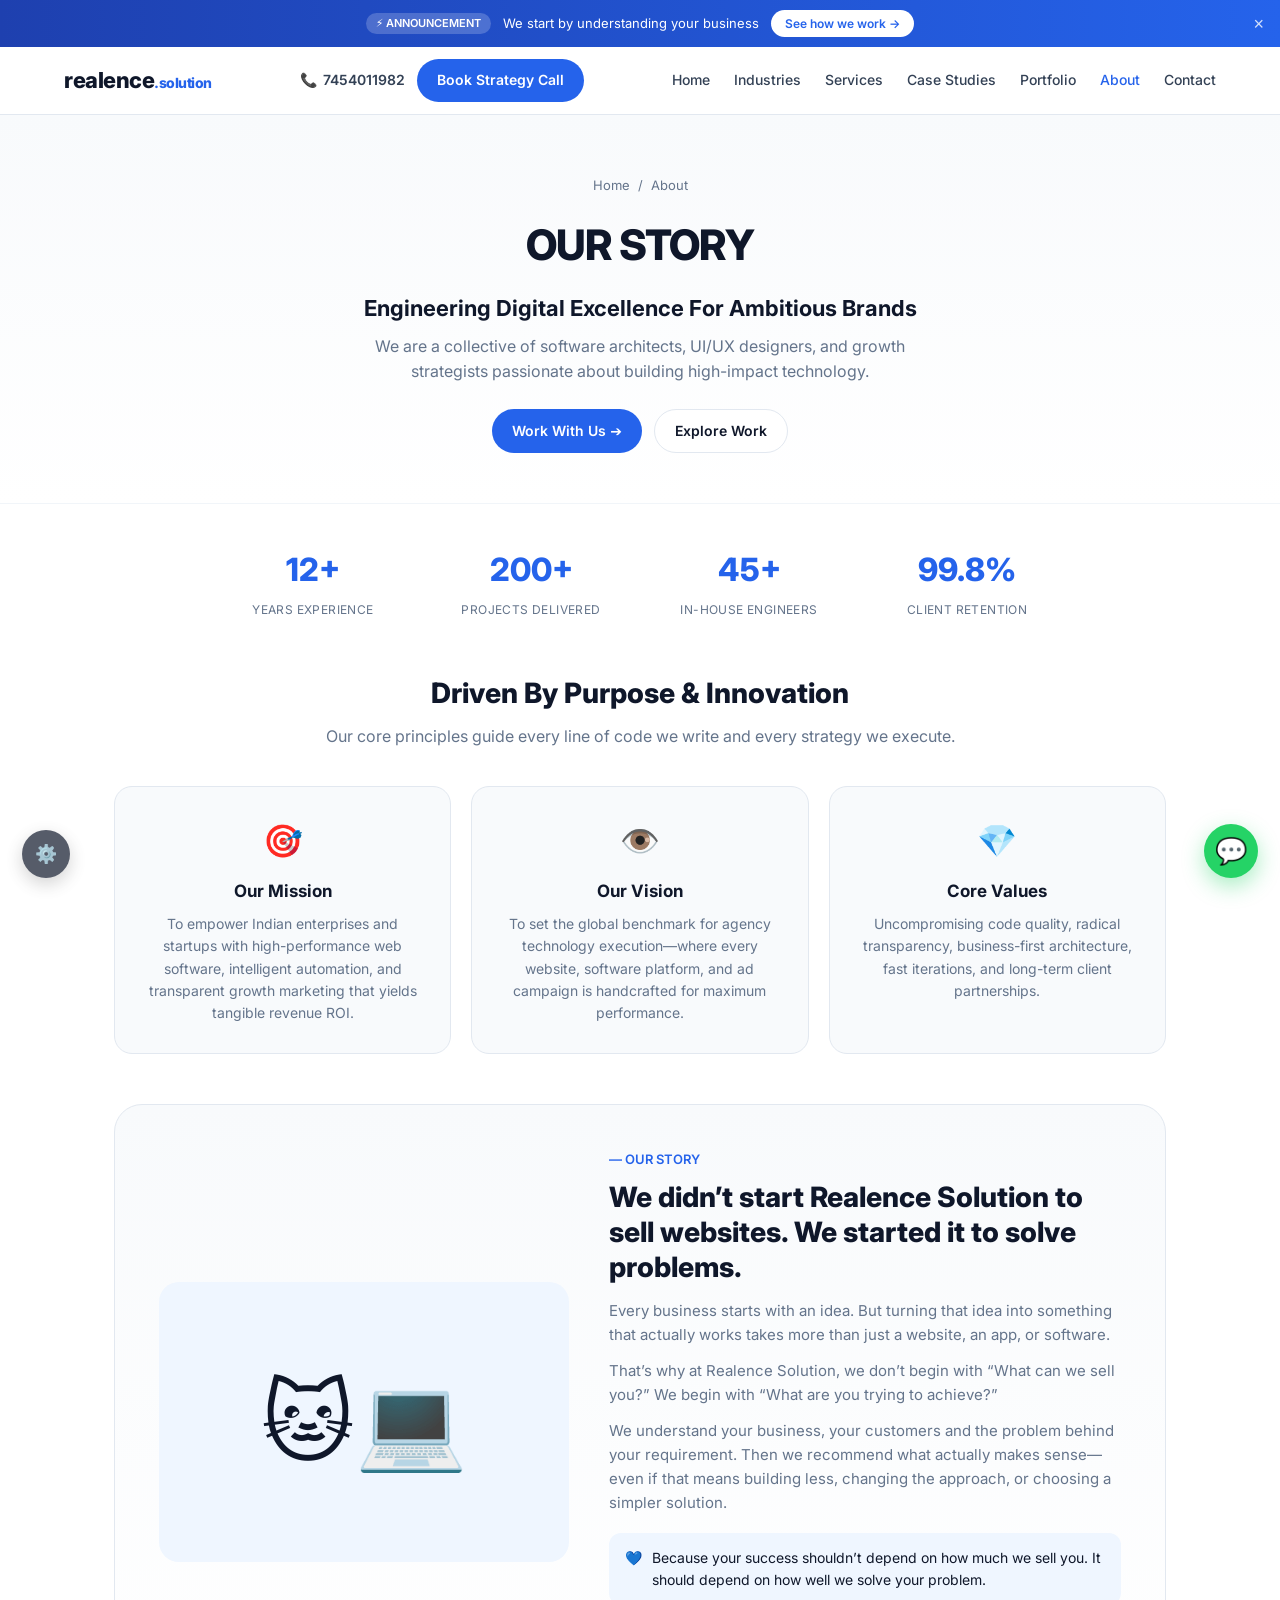
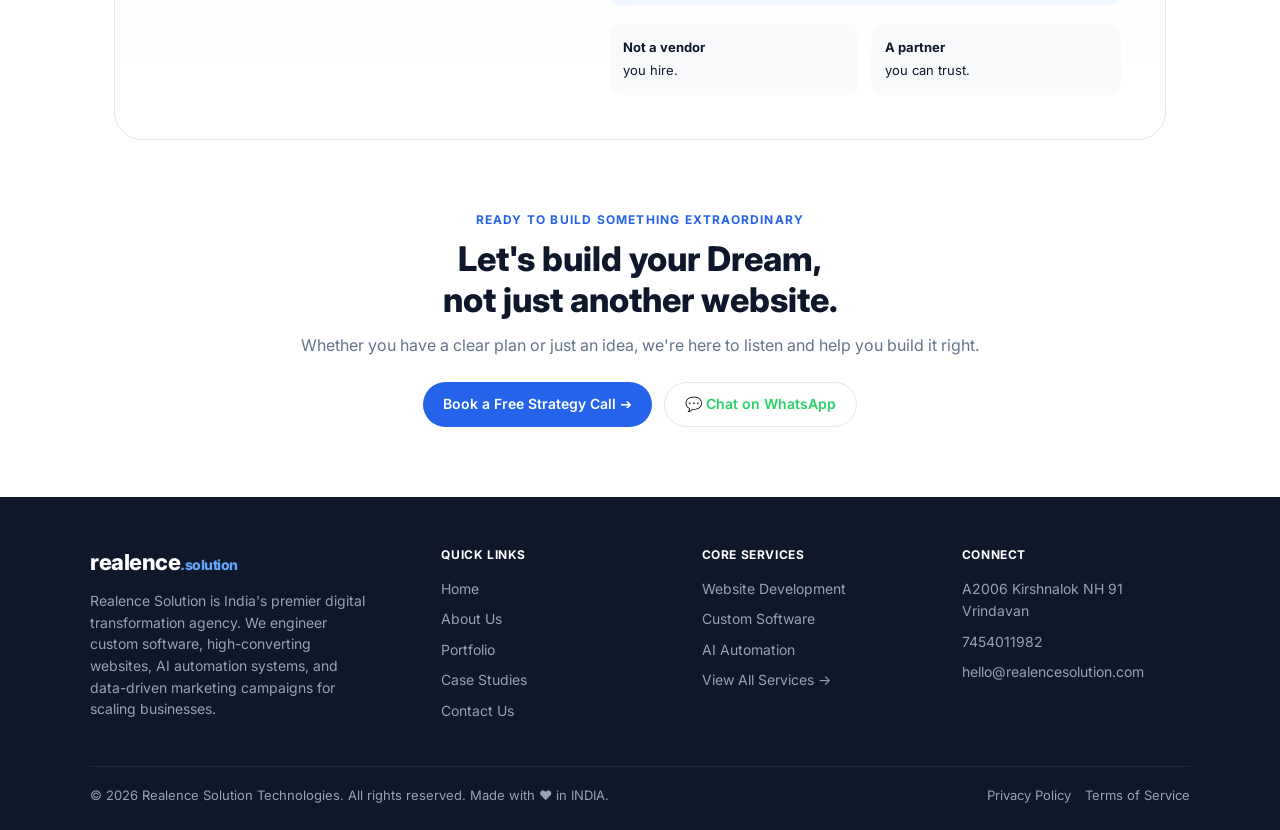
<file: about.html>
<!DOCTYPE html>
<html lang="en">
<head>
  <meta charset="UTF-8" />
  <meta name="viewport" content="width=device-width, initial-scale=1.0" />
  <title>About Us | Realence Solution</title>
  <link href="https://fonts.googleapis.com/css2?family=Inter:wght@400;500;600;700;800&display=swap" rel="stylesheet">
  <link rel="stylesheet" href="styles.css">
</head>
<body>
  <div class="announce" id="announceBar">
    <span class="badge">⚡ ANNOUNCEMENT</span>
    <span data-edit="announceText">We start by understanding your business</span>
    <a href="contact.html" class="see-work">See how we work →</a>
    <button class="close-ann" onclick="document.getElementById('announceBar').style.display='none'">×</button>
  </div>

  <nav class="nav">
    <div class="nav-inner">
      <a href="index.html" class="logo">realence<span class="dot">.solution</span></a>
      <div class="nav-links">
        <a href="index.html">Home</a>
        <a href="industries.html">Industries</a>
        <a href="services.html">Services</a>
        <a href="portfolio.html">Case Studies</a>
        <a href="portfolio.html">Portfolio</a>
        <a href="about.html" class="active">About</a>
        <a href="contact.html">Contact</a>
      </div>
      <div class="nav-cta">
        <a href="tel:+917454011982" class="phone">📞 <span data-edit="phone">7454011982</span></a>
        <a href="contact.html" class="btn btn-primary">Book Strategy Call</a>
      </div>
    </div>
  </nav>

  <section class="page-hero">
    <div class="breadcrumb"><a href="index.html">Home</a>  /  About</div>
    <h1>OUR STORY</h1>
    <p style="font-size:22px;font-weight:700;color:var(--text);margin-bottom:8px">Engineering Digital Excellence For Ambitious Brands</p>
    <p>We are a collective of software architects, UI/UX designers, and growth strategists passionate about building high-impact technology.</p>
    <div style="margin-top:24px;display:flex;gap:12px;justify-content:center;flex-wrap:wrap">
      <a href="contact.html" class="btn btn-primary">Work With Us ➔</a>
      <a href="portfolio.html" class="btn btn-outline">Explore Work</a>
    </div>
  </section>

  <div class="about-stats">
    <div class="as"><strong>12+</strong><span>Years Experience</span></div>
    <div class="as"><strong>200+</strong><span>Projects Delivered</span></div>
    <div class="as"><strong>45+</strong><span>In-House Engineers</span></div>
    <div class="as"><strong>99.8%</strong><span>Client Retention</span></div>
  </div>

  <section class="principles">
    <h2>Driven By Purpose & Innovation</h2>
    <p>Our core principles guide every line of code we write and every strategy we execute.</p>
    <div class="prin-grid">
      <div class="prin-card">
        <div class="icon">🎯</div>
        <h3>Our Mission</h3>
        <p>To empower Indian enterprises and startups with high-performance web software, intelligent automation, and transparent growth marketing that yields tangible revenue ROI.</p>
      </div>
      <div class="prin-card">
        <div class="icon">👁️</div>
        <h3>Our Vision</h3>
        <p>To set the global benchmark for agency technology execution—where every website, software platform, and ad campaign is handcrafted for maximum performance.</p>
      </div>
      <div class="prin-card">
        <div class="icon">💎</div>
        <h3>Core Values</h3>
        <p>Uncompromising code quality, radical transparency, business-first architecture, fast iterations, and long-term client partnerships.</p>
      </div>
    </div>
  </section>

  <section class="story">
    <div class="story-card">
      <div class="story-img">
        <img src="https://png.pngtree.com/png-vector/20260618/ourlarge/pngtree-cute-cat-coding-on-laptop-with-coffee-cup-png-image_19592025.webp" alt="About" onerror="this.outerHTML='<div style=\'font-size:90px\'>🐱💻</div>'">
      </div>
      <div>
        <div class="story-label">— OUR STORY</div>
        <h2>We didn’t start Realence Solution to sell websites. We started it to solve problems.</h2>
        <p>Every business starts with an idea. But turning that idea into something that actually works takes more than just a website, an app, or software.</p>
        <p>That’s why at Realence Solution, we don’t begin with “What can we sell you?” We begin with “What are you trying to achieve?”</p>
        <p>We understand your business, your customers and the problem behind your requirement. Then we recommend what actually makes sense—even if that means building less, changing the approach, or choosing a simpler solution.</p>
        <div class="story-highlight">
          <span>💙</span>
          <span>Because your success shouldn’t depend on how much we sell you. It should depend on how well we solve your problem.</span>
        </div>
        <div class="story-boxes">
          <div class="story-box"><strong>Not a vendor</strong>you hire.</div>
          <div class="story-box"><strong>A partner</strong>you can trust.</div>
        </div>
      </div>
    </div>
  </section>

  <section class="cta">
    <div class="cta-label">READY TO BUILD SOMETHING EXTRAORDINARY</div>
    <h2>Let's build your Dream,<br>not just another website.</h2>
    <p>Whether you have a clear plan or just an idea, we're here to listen and help you build it right.</p>
    <div class="cta-btns">
      <a href="contact.html" class="btn btn-primary">Book a Free Strategy Call ➔</a>
      <a href="https://wa.me/917454011982" class="btn btn-wa" target="_blank">💬 Chat on WhatsApp</a>
    </div>
  </section>

  <footer>
    <div class="footer-inner">
      <div class="footer-brand">
        <div class="logo" style="color:#fff">realence<span class="dot" style="color:#60a5fa">.solution</span></div>
        <p>Realence Solution is India's premier digital transformation agency. We engineer custom software, high-converting websites, AI automation systems, and data-driven marketing campaigns for scaling businesses.</p>
      </div>
      <div class="footer-col">
        <h4>Quick Links</h4>
        <a href="index.html">Home</a>
        <a href="about.html">About Us</a>
        <a href="portfolio.html">Portfolio</a>
        <a href="portfolio.html">Case Studies</a>
        <a href="contact.html">Contact Us</a>
      </div>
      <div class="footer-col">
        <h4>Core Services</h4>
        <a href="services.html">Website Development</a>
        <a href="services.html">Custom Software</a>
        <a href="services.html">AI Automation</a>
        <a href="services.html">View All Services →</a>
      </div>
      <div class="footer-col">
        <h4>Connect</h4>
        <a href="#">A2006 Kirshnalok NH 91 Vrindavan</a>
        <a href="tel:+917454011982">7454011982</a>
        <a href="mailto:hello@realencesolution.com">hello@realencesolution.com</a>
      </div>
    </div>
    <div class="footer-bottom">
      <span>© 2026 Realence Solution Technologies. All rights reserved. Made with ❤️ in INDIA.</span>
      <span><a href="#">Privacy Policy</a><a href="#">Terms of Service</a></span>
    </div>
  </footer>

  <a href="https://wa.me/917454011982" class="float-wa" target="_blank">💬</a>
<script src="admin.js"></script>
</body>
</html>
</file>
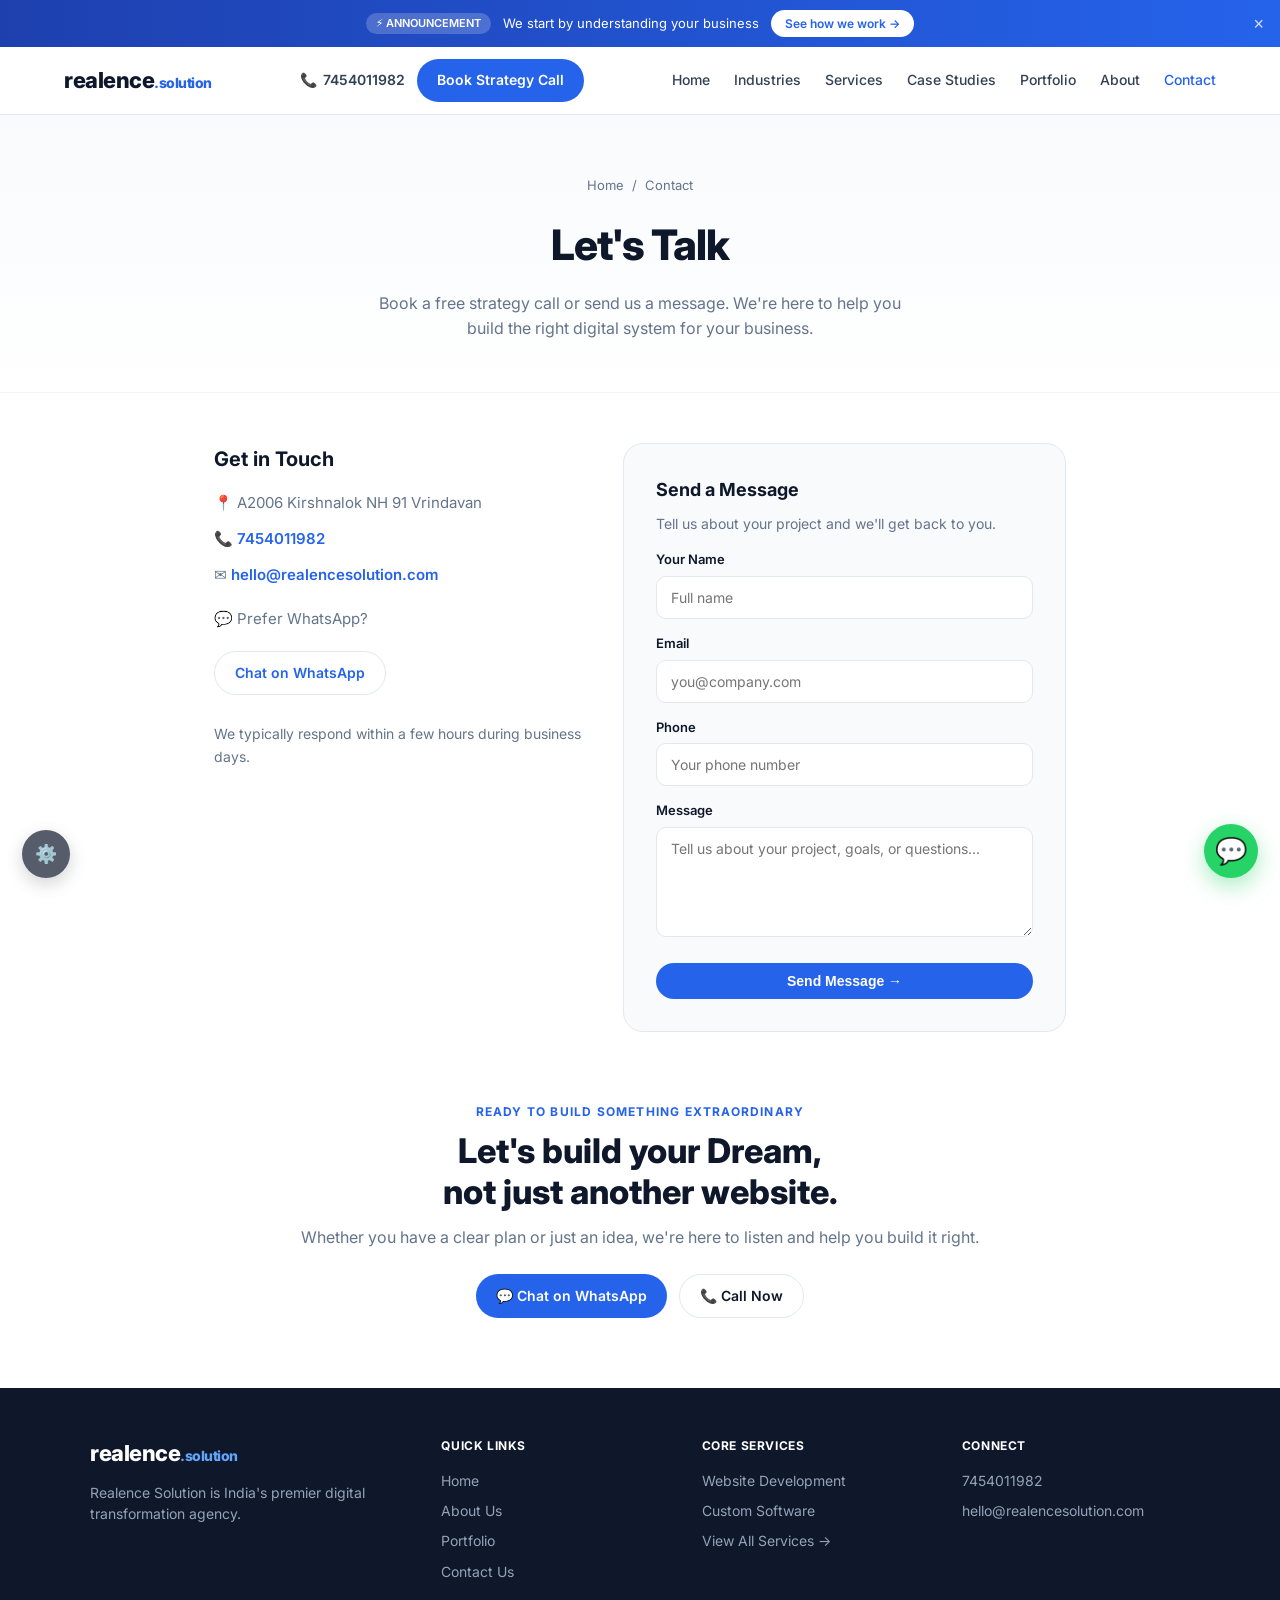
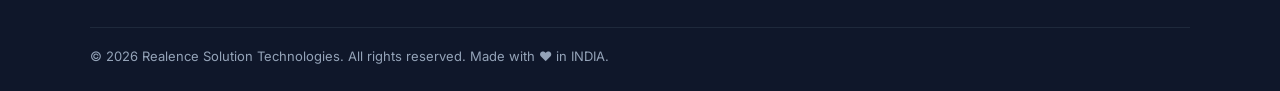
<file: contact.html>
<!DOCTYPE html>
<html lang="en">
<head>
  <meta charset="UTF-8" />
  <meta name="viewport" content="width=device-width, initial-scale=1.0" />
  <title>Contact | Realence Solution</title>
  <link href="https://fonts.googleapis.com/css2?family=Inter:wght@400;500;600;700;800&display=swap" rel="stylesheet">
  <link rel="stylesheet" href="styles.css">
</head>
<body>
  <div class="announce" id="announceBar">
    <span class="badge">⚡ ANNOUNCEMENT</span>
    <span data-edit="announceText">We start by understanding your business</span>
    <a href="contact.html" class="see-work">See how we work →</a>
    <button class="close-ann" onclick="document.getElementById('announceBar').style.display='none'">×</button>
  </div>

  <nav class="nav">
    <div class="nav-inner">
      <a href="index.html" class="logo">realence<span class="dot">.solution</span></a>
      <div class="nav-links">
        <a href="index.html">Home</a>
        <a href="industries.html">Industries</a>
        <a href="services.html">Services</a>
        <a href="portfolio.html">Case Studies</a>
        <a href="portfolio.html">Portfolio</a>
        <a href="about.html">About</a>
        <a href="contact.html" class="active">Contact</a>
      </div>
      <div class="nav-cta">
        <a href="tel:+917454011982" class="phone">📞 <span data-edit="phone">7454011982</span></a>
        <a href="contact.html" class="btn btn-primary">Book Strategy Call</a>
      </div>
    </div>
  </nav>

  <section class="page-hero">
    <div class="breadcrumb"><a href="index.html">Home</a>  /  Contact</div>
    <h1>Let's Talk</h1>
    <p>Book a free strategy call or send us a message. We're here to help you build the right digital system for your business.</p>
  </section>

  <div class="contact-wrap">
    <div class="contact-info">
      <h3>Get in Touch</h3>
      <p>📍 A2006 Kirshnalok NH 91 Vrindavan</p>
      <p>📞 <a href="tel:+917454011982">7454011982</a></p>
      <p>✉️ <a href="mailto:hello@realencesolution.com">hello@realencesolution.com</a></p>
      <p style="margin-top:20px">💬 Prefer WhatsApp?</p>
      <a href="https://wa.me/917454011982" class="btn btn-wa" target="_blank" style="margin-top:8px">Chat on WhatsApp</a>
      <p style="margin-top:28px;font-size:14px;color:var(--muted)">We typically respond within a few hours during business days.</p>
    </div>
    <div class="contact-form">
      <h3 style="margin-bottom:8px;font-size:18px">Send a Message</h3>
      <p style="font-size:14px;color:var(--muted);margin-bottom:8px">Tell us about your project and we'll get back to you.</p>
      <label>Your Name</label>
      <input type="text" placeholder="Full name" id="cName">
      <label>Email</label>
      <input type="email" placeholder="you@company.com" id="cEmail">
      <label>Phone</label>
      <input type="tel" placeholder="Your phone number" id="cPhone">
      <label>Message</label>
      <textarea placeholder="Tell us about your project, goals, or questions..." id="cMsg"></textarea>
      <button class="btn btn-primary" onclick="submitContact()">Send Message →</button>
    </div>
  </div>

  <section class="cta">
    <div class="cta-label">READY TO BUILD SOMETHING EXTRAORDINARY</div>
    <h2>Let's build your Dream,<br>not just another website.</h2>
    <p>Whether you have a clear plan or just an idea, we're here to listen and help you build it right.</p>
    <div class="cta-btns">
      <a href="https://wa.me/917454011982" class="btn btn-primary" target="_blank">💬 Chat on WhatsApp</a>
      <a href="tel:+917454011982" class="btn btn-outline">📞 Call Now</a>
    </div>
  </section>

  <footer>
    <div class="footer-inner">
      <div class="footer-brand">
        <div class="logo" style="color:#fff">realence<span class="dot" style="color:#60a5fa">.solution</span></div>
        <p>Realence Solution is India's premier digital transformation agency.</p>
      </div>
      <div class="footer-col">
        <h4>Quick Links</h4>
        <a href="index.html">Home</a>
        <a href="about.html">About Us</a>
        <a href="portfolio.html">Portfolio</a>
        <a href="contact.html">Contact Us</a>
      </div>
      <div class="footer-col">
        <h4>Core Services</h4>
        <a href="services.html">Website Development</a>
        <a href="services.html">Custom Software</a>
        <a href="services.html">View All Services →</a>
      </div>
      <div class="footer-col">
        <h4>Connect</h4>
        <a href="tel:+917454011982">7454011982</a>
        <a href="mailto:hello@realencesolution.com">hello@realencesolution.com</a>
      </div>
    </div>
    <div class="footer-bottom">
      <span>© 2026 Realence Solution Technologies. All rights reserved. Made with ❤️ in INDIA.</span>
    </div>
  </footer>

  <a href="https://wa.me/917454011982" class="float-wa" target="_blank">💬</a>

  <script>
    function submitContact() {
      const name = document.getElementById('cName').value.trim();
      const email = document.getElementById('cEmail').value.trim();
      const phone = document.getElementById('cPhone').value.trim();
      const msg = document.getElementById('cMsg').value.trim();
      if (!name || !email || !msg) {
        alert('Please fill Name, Email and Message.');
        return;
      }
      const text = encodeURIComponent(
        `Hi Realence Solution,\n\nName: ${name}\nEmail: ${email}\nPhone: ${phone}\n\nMessage:\n${msg}`
      );
      window.open('https://wa.me/917454011982?text=' + text, '_blank');
    }
  </script>
<script src="admin.js"></script>
</body>
</html>
</file>
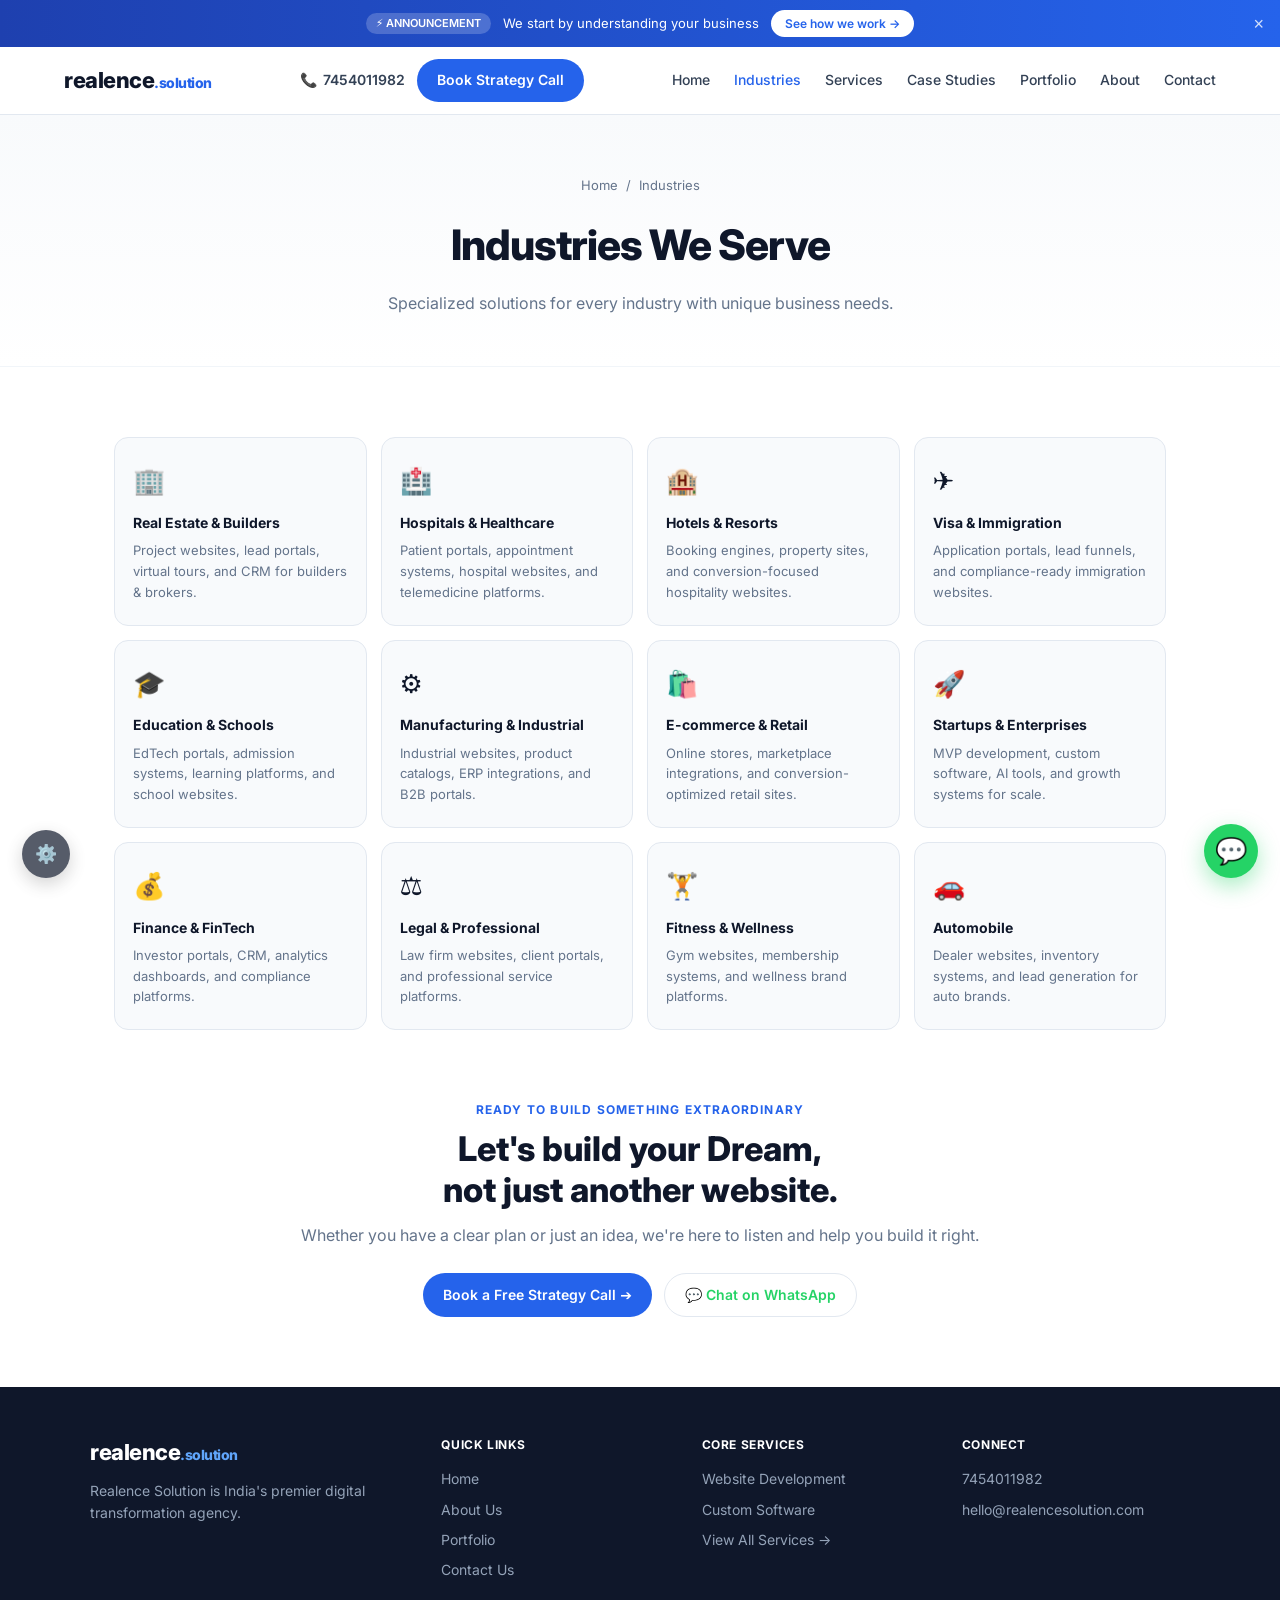
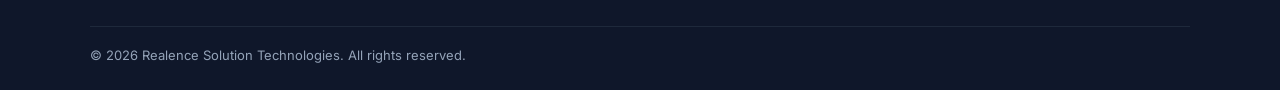
<file: industries.html>
<!DOCTYPE html>
<html lang="en">
<head>
  <meta charset="UTF-8" />
  <meta name="viewport" content="width=device-width, initial-scale=1.0" />
  <title>Industries | Realence Solution</title>
  <link href="https://fonts.googleapis.com/css2?family=Inter:wght@400;500;600;700;800&display=swap" rel="stylesheet">
  <link rel="stylesheet" href="styles.css">
</head>
<body>
  <div class="announce" id="announceBar">
    <span class="badge">⚡ ANNOUNCEMENT</span>
    <span data-edit="announceText">We start by understanding your business</span>
    <a href="contact.html" class="see-work">See how we work →</a>
    <button class="close-ann" onclick="document.getElementById('announceBar').style.display='none'">×</button>
  </div>

  <nav class="nav">
    <div class="nav-inner">
      <a href="index.html" class="logo">realence<span class="dot">.solution</span></a>
      <div class="nav-links">
        <a href="index.html">Home</a>
        <a href="industries.html" class="active">Industries</a>
        <a href="services.html">Services</a>
        <a href="portfolio.html">Case Studies</a>
        <a href="portfolio.html">Portfolio</a>
        <a href="about.html">About</a>
        <a href="contact.html">Contact</a>
      </div>
      <div class="nav-cta">
        <a href="tel:+917454011982" class="phone">📞 <span data-edit="phone">7454011982</span></a>
        <a href="contact.html" class="btn btn-primary">Book Strategy Call</a>
      </div>
    </div>
  </nav>

  <section class="page-hero">
    <div class="breadcrumb"><a href="index.html">Home</a>  /  Industries</div>
    <h1>Industries We Serve</h1>
    <p>Specialized solutions for every industry with unique business needs.</p>
  </section>

  <section class="sec">
    <div class="ind-grid">
      <div class="ind-card"><div class="emoji">🏢</div><h3>Real Estate & Builders</h3><p>Project websites, lead portals, virtual tours, and CRM for builders & brokers.</p></div>
      <div class="ind-card"><div class="emoji">🏥</div><h3>Hospitals & Healthcare</h3><p>Patient portals, appointment systems, hospital websites, and telemedicine platforms.</p></div>
      <div class="ind-card"><div class="emoji">🏨</div><h3>Hotels & Resorts</h3><p>Booking engines, property sites, and conversion-focused hospitality websites.</p></div>
      <div class="ind-card"><div class="emoji">✈️</div><h3>Visa & Immigration</h3><p>Application portals, lead funnels, and compliance-ready immigration websites.</p></div>
      <div class="ind-card"><div class="emoji">🎓</div><h3>Education & Schools</h3><p>EdTech portals, admission systems, learning platforms, and school websites.</p></div>
      <div class="ind-card"><div class="emoji">⚙️</div><h3>Manufacturing & Industrial</h3><p>Industrial websites, product catalogs, ERP integrations, and B2B portals.</p></div>
      <div class="ind-card"><div class="emoji">🛍️</div><h3>E-commerce & Retail</h3><p>Online stores, marketplace integrations, and conversion-optimized retail sites.</p></div>
      <div class="ind-card"><div class="emoji">🚀</div><h3>Startups & Enterprises</h3><p>MVP development, custom software, AI tools, and growth systems for scale.</p></div>
      <div class="ind-card"><div class="emoji">💰</div><h3>Finance & FinTech</h3><p>Investor portals, CRM, analytics dashboards, and compliance platforms.</p></div>
      <div class="ind-card"><div class="emoji">⚖️</div><h3>Legal & Professional</h3><p>Law firm websites, client portals, and professional service platforms.</p></div>
      <div class="ind-card"><div class="emoji">🏋️</div><h3>Fitness & Wellness</h3><p>Gym websites, membership systems, and wellness brand platforms.</p></div>
      <div class="ind-card"><div class="emoji">🚗</div><h3>Automobile</h3><p>Dealer websites, inventory systems, and lead generation for auto brands.</p></div>
    </div>
  </section>

  <section class="cta">
    <div class="cta-label">READY TO BUILD SOMETHING EXTRAORDINARY</div>
    <h2>Let's build your Dream,<br>not just another website.</h2>
    <p>Whether you have a clear plan or just an idea, we're here to listen and help you build it right.</p>
    <div class="cta-btns">
      <a href="contact.html" class="btn btn-primary">Book a Free Strategy Call ➔</a>
      <a href="https://wa.me/917454011982" class="btn btn-wa" target="_blank">💬 Chat on WhatsApp</a>
    </div>
  </section>

  <footer>
    <div class="footer-inner">
      <div class="footer-brand">
        <div class="logo" style="color:#fff">realence<span class="dot" style="color:#60a5fa">.solution</span></div>
        <p>Realence Solution is India's premier digital transformation agency.</p>
      </div>
      <div class="footer-col">
        <h4>Quick Links</h4>
        <a href="index.html">Home</a>
        <a href="about.html">About Us</a>
        <a href="portfolio.html">Portfolio</a>
        <a href="contact.html">Contact Us</a>
      </div>
      <div class="footer-col">
        <h4>Core Services</h4>
        <a href="services.html">Website Development</a>
        <a href="services.html">Custom Software</a>
        <a href="services.html">View All Services →</a>
      </div>
      <div class="footer-col">
        <h4>Connect</h4>
        <a href="tel:+917454011982">7454011982</a>
        <a href="mailto:hello@realencesolution.com">hello@realencesolution.com</a>
      </div>
    </div>
    <div class="footer-bottom">
      <span>© 2026 Realence Solution Technologies. All rights reserved.</span>
    </div>
  </footer>
  <a href="https://wa.me/917454011982" class="float-wa" target="_blank">💬</a>
<script src="admin.js"></script>
</body>
</html>
</file>
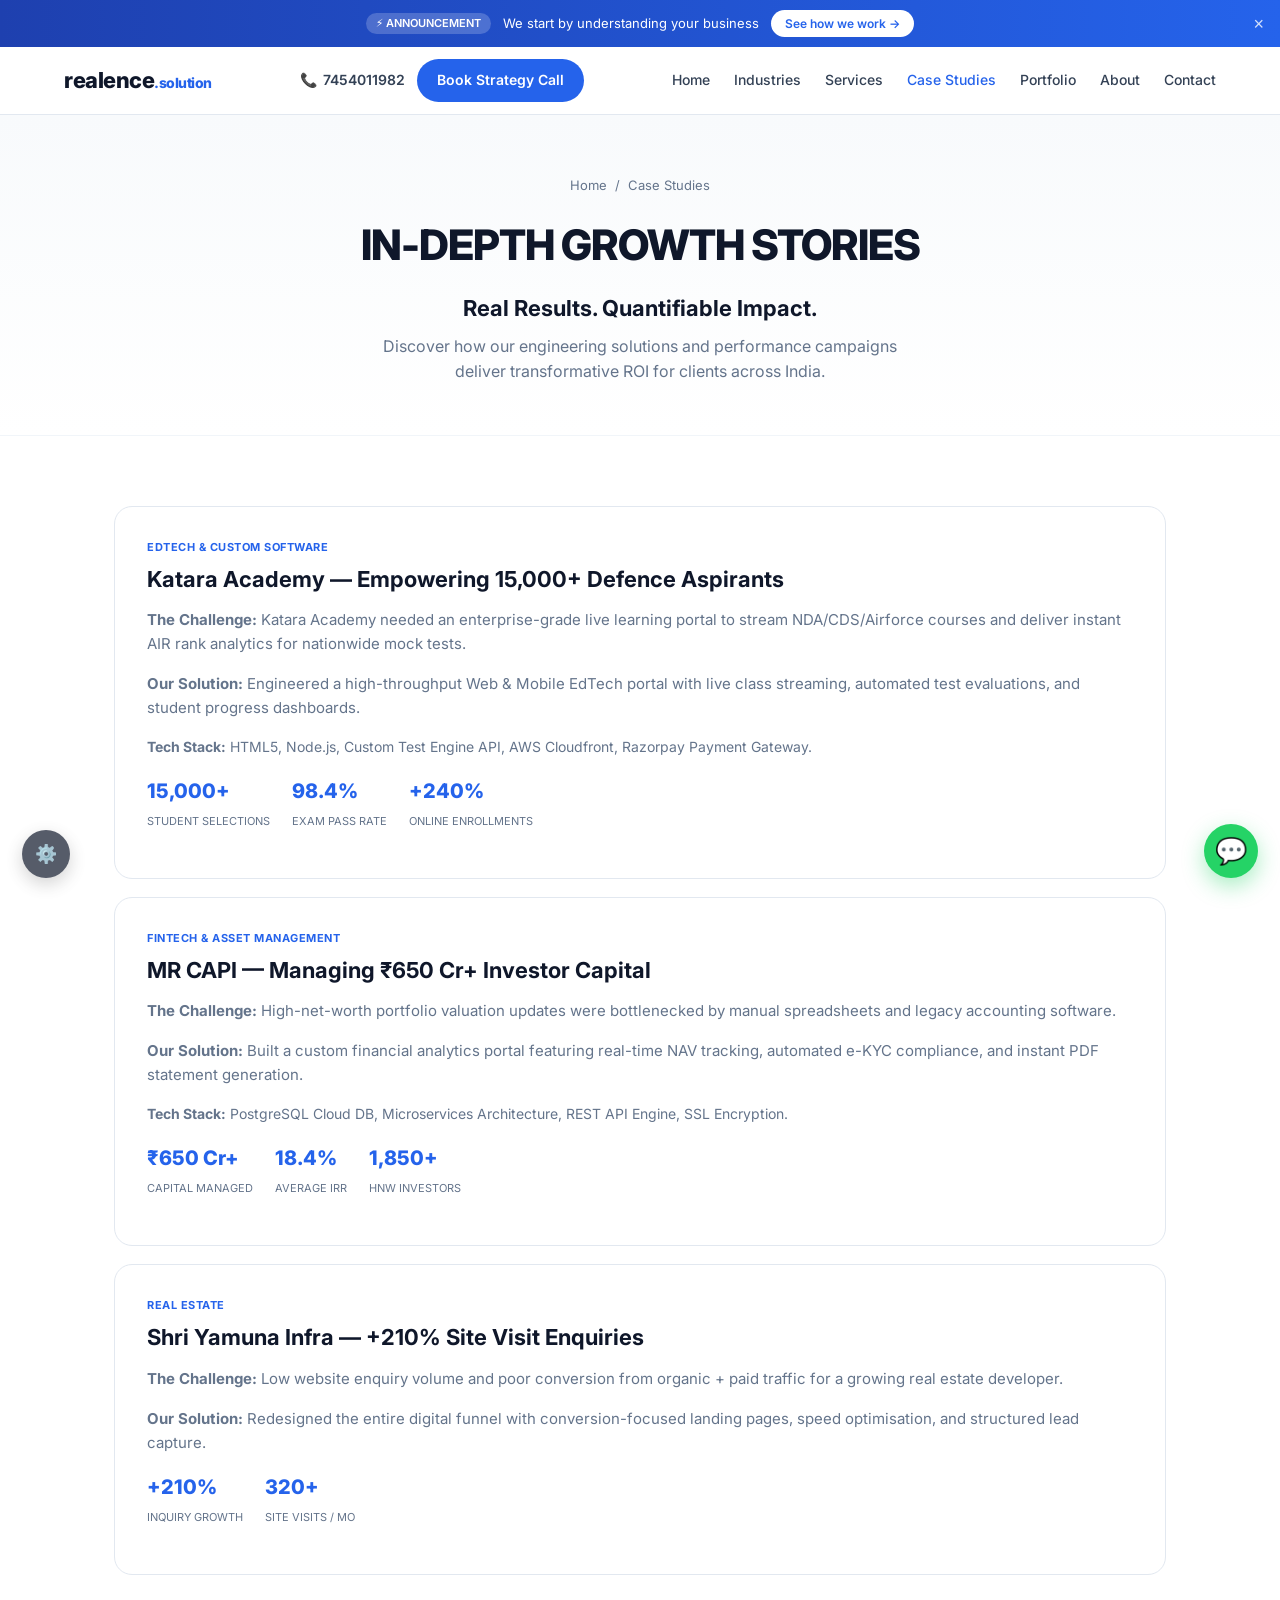
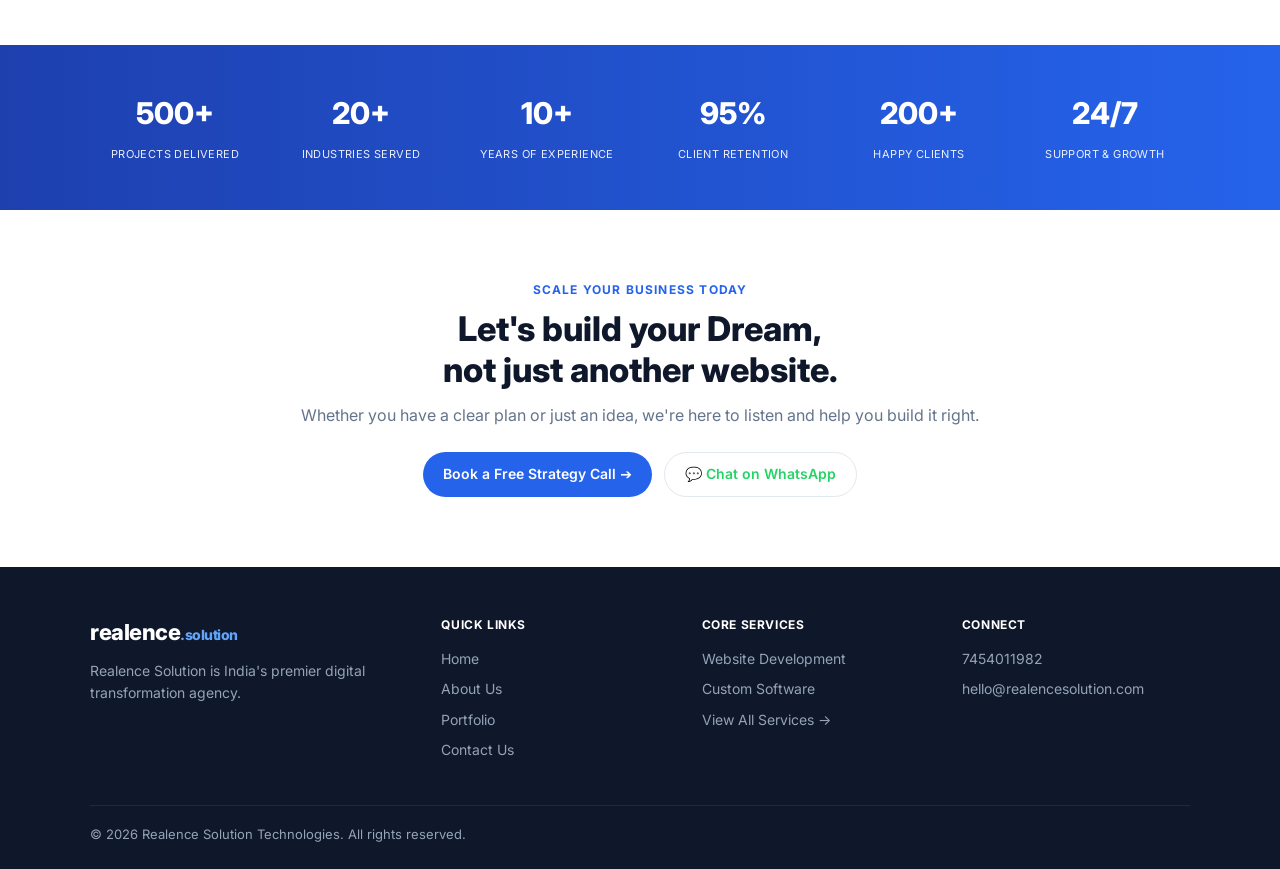
<file: portfolio.html>
<!DOCTYPE html>
<html lang="en">
<head>
  <meta charset="UTF-8" />
  <meta name="viewport" content="width=device-width, initial-scale=1.0" />
  <title>Case Studies & Portfolio | Realence Solution</title>
  <link href="https://fonts.googleapis.com/css2?family=Inter:wght@400;500;600;700;800&display=swap" rel="stylesheet">
  <link rel="stylesheet" href="styles.css">
</head>
<body>
  <div class="announce" id="announceBar">
    <span class="badge">⚡ ANNOUNCEMENT</span>
    <span data-edit="announceText">We start by understanding your business</span>
    <a href="contact.html" class="see-work">See how we work →</a>
    <button class="close-ann" onclick="document.getElementById('announceBar').style.display='none'">×</button>
  </div>

  <nav class="nav">
    <div class="nav-inner">
      <a href="index.html" class="logo">realence<span class="dot">.solution</span></a>
      <div class="nav-links">
        <a href="index.html">Home</a>
        <a href="industries.html">Industries</a>
        <a href="services.html">Services</a>
        <a href="portfolio.html" class="active">Case Studies</a>
        <a href="portfolio.html">Portfolio</a>
        <a href="about.html">About</a>
        <a href="contact.html">Contact</a>
      </div>
      <div class="nav-cta">
        <a href="tel:+917454011982" class="phone">📞 <span data-edit="phone">7454011982</span></a>
        <a href="contact.html" class="btn btn-primary">Book Strategy Call</a>
      </div>
    </div>
  </nav>

  <section class="page-hero">
    <div class="breadcrumb"><a href="index.html">Home</a>  /  Case Studies</div>
    <h1>IN-DEPTH GROWTH STORIES</h1>
    <p style="font-size:22px;font-weight:700;color:var(--text);margin-bottom:8px">Real Results. Quantifiable Impact.</p>
    <p>Discover how our engineering solutions and performance campaigns deliver transformative ROI for clients across India.</p>
  </section>

  <section class="sec">
    <div class="case-grid" style="grid-template-columns:1fr">
      <div class="case-card" style="padding:32px">
        <div class="case-tag">EDTECH & CUSTOM SOFTWARE</div>
        <h3 style="font-size:22px">Katara Academy — Empowering 15,000+ Defence Aspirants</h3>
        <p style="color:var(--muted);margin:12px 0 16px;font-size:15px"><strong>The Challenge:</strong> Katara Academy needed an enterprise-grade live learning portal to stream NDA/CDS/Airforce courses and deliver instant AIR rank analytics for nationwide mock tests.</p>
        <p style="color:var(--muted);margin-bottom:16px;font-size:15px"><strong>Our Solution:</strong> Engineered a high-throughput Web & Mobile EdTech portal with live class streaming, automated test evaluations, and student progress dashboards.</p>
        <p style="color:var(--muted);margin-bottom:16px;font-size:14px"><strong>Tech Stack:</strong> HTML5, Node.js, Custom Test Engine API, AWS Cloudfront, Razorpay Payment Gateway.</p>
        <div class="case-stats">
          <div><strong>15,000+</strong><span>Student Selections</span></div>
          <div><strong>98.4%</strong><span>Exam Pass Rate</span></div>
          <div><strong>+240%</strong><span>Online Enrollments</span></div>
        </div>
      </div>

      <div class="case-card" style="padding:32px">
        <div class="case-tag">FINTECH & ASSET MANAGEMENT</div>
        <h3 style="font-size:22px">MR CAPI — Managing ₹650 Cr+ Investor Capital</h3>
        <p style="color:var(--muted);margin:12px 0 16px;font-size:15px"><strong>The Challenge:</strong> High-net-worth portfolio valuation updates were bottlenecked by manual spreadsheets and legacy accounting software.</p>
        <p style="color:var(--muted);margin-bottom:16px;font-size:15px"><strong>Our Solution:</strong> Built a custom financial analytics portal featuring real-time NAV tracking, automated e-KYC compliance, and instant PDF statement generation.</p>
        <p style="color:var(--muted);margin-bottom:16px;font-size:14px"><strong>Tech Stack:</strong> PostgreSQL Cloud DB, Microservices Architecture, REST API Engine, SSL Encryption.</p>
        <div class="case-stats">
          <div><strong>₹650 Cr+</strong><span>Capital Managed</span></div>
          <div><strong>18.4%</strong><span>Average IRR</span></div>
          <div><strong>1,850+</strong><span>HNW Investors</span></div>
        </div>
      </div>

      <div class="case-card" style="padding:32px">
        <div class="case-tag">REAL ESTATE</div>
        <h3 style="font-size:22px">Shri Yamuna Infra — +210% Site Visit Enquiries</h3>
        <p style="color:var(--muted);margin:12px 0 16px;font-size:15px"><strong>The Challenge:</strong> Low website enquiry volume and poor conversion from organic + paid traffic for a growing real estate developer.</p>
        <p style="color:var(--muted);margin-bottom:16px;font-size:15px"><strong>Our Solution:</strong> Redesigned the entire digital funnel with conversion-focused landing pages, speed optimisation, and structured lead capture.</p>
        <div class="case-stats">
          <div><strong>+210%</strong><span>Inquiry Growth</span></div>
          <div><strong>320+</strong><span>Site Visits / Mo</span></div>
        </div>
      </div>
    </div>
  </section>

  <section class="stats">
    <div class="stats-inner">
      <div class="stat"><strong>500+</strong><span>Projects Delivered</span></div>
      <div class="stat"><strong>20+</strong><span>Industries Served</span></div>
      <div class="stat"><strong>10+</strong><span>Years of Experience</span></div>
      <div class="stat"><strong>95%</strong><span>Client Retention</span></div>
      <div class="stat"><strong>200+</strong><span>Happy Clients</span></div>
      <div class="stat"><strong>24/7</strong><span>Support & Growth</span></div>
    </div>
  </section>

  <section class="cta">
    <div class="cta-label">SCALE YOUR BUSINESS TODAY</div>
    <h2>Let's build your Dream,<br>not just another website.</h2>
    <p>Whether you have a clear plan or just an idea, we're here to listen and help you build it right.</p>
    <div class="cta-btns">
      <a href="contact.html" class="btn btn-primary">Book a Free Strategy Call ➔</a>
      <a href="https://wa.me/917454011982" class="btn btn-wa" target="_blank">💬 Chat on WhatsApp</a>
    </div>
  </section>

  <footer>
    <div class="footer-inner">
      <div class="footer-brand">
        <div class="logo" style="color:#fff">realence<span class="dot" style="color:#60a5fa">.solution</span></div>
        <p>Realence Solution is India's premier digital transformation agency.</p>
      </div>
      <div class="footer-col">
        <h4>Quick Links</h4>
        <a href="index.html">Home</a>
        <a href="about.html">About Us</a>
        <a href="portfolio.html">Portfolio</a>
        <a href="contact.html">Contact Us</a>
      </div>
      <div class="footer-col">
        <h4>Core Services</h4>
        <a href="services.html">Website Development</a>
        <a href="services.html">Custom Software</a>
        <a href="services.html">View All Services →</a>
      </div>
      <div class="footer-col">
        <h4>Connect</h4>
        <a href="tel:+917454011982">7454011982</a>
        <a href="mailto:hello@realencesolution.com">hello@realencesolution.com</a>
      </div>
    </div>
    <div class="footer-bottom">
      <span>© 2026 Realence Solution Technologies. All rights reserved.</span>
    </div>
  </footer>
  <a href="https://wa.me/917454011982" class="float-wa" target="_blank">💬</a>
<script src="admin.js"></script>
</body>
</html>
</file>
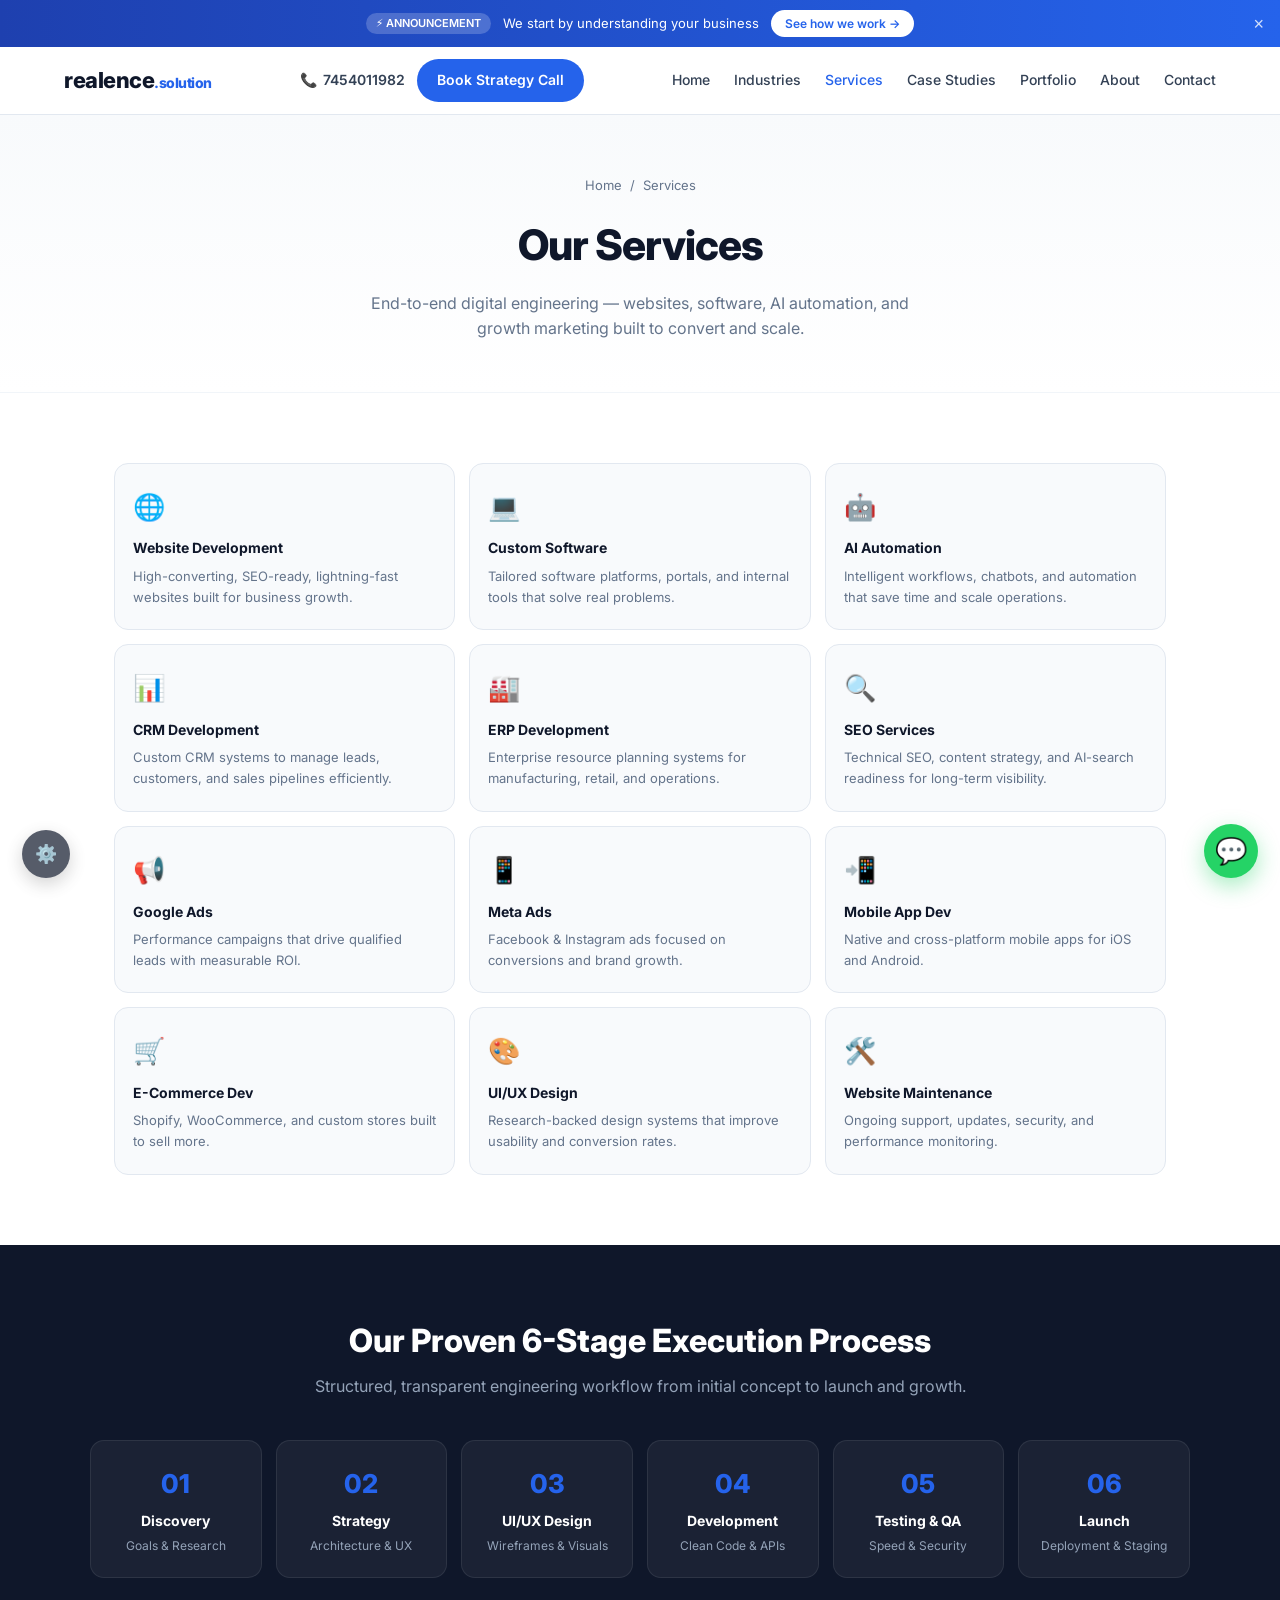
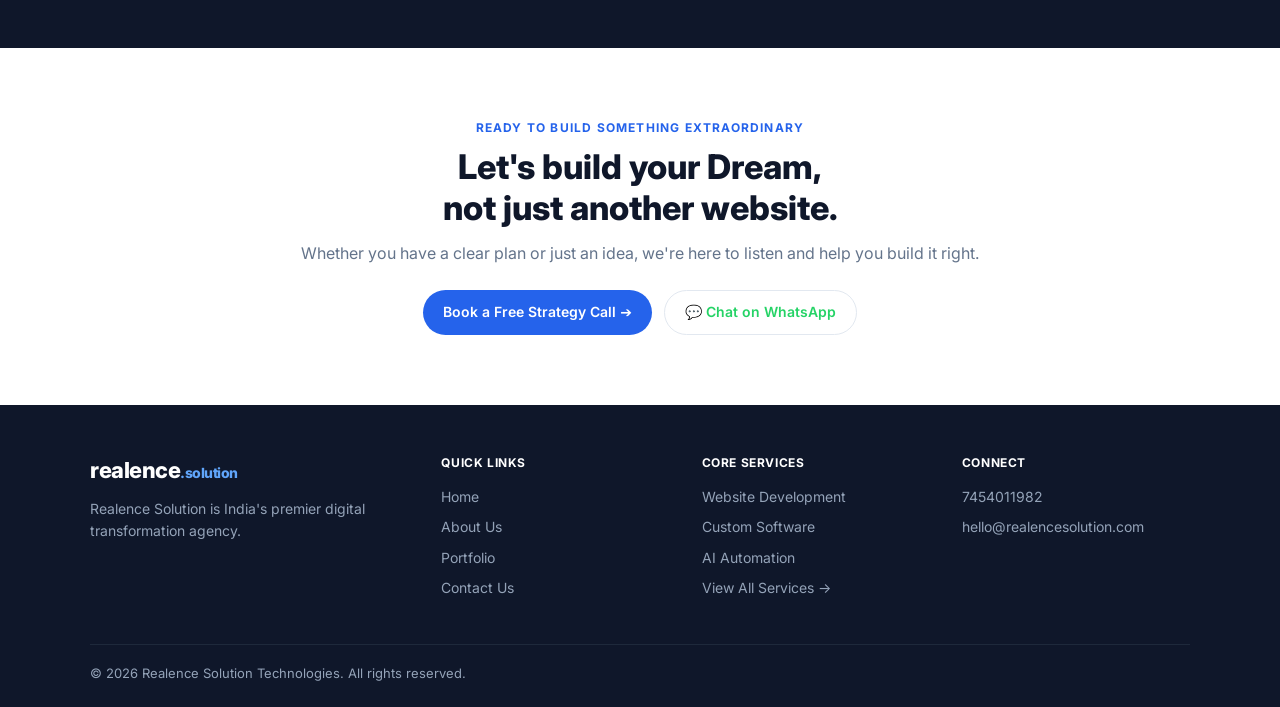
<file: services.html>
<!DOCTYPE html>
<html lang="en">
<head>
  <meta charset="UTF-8" />
  <meta name="viewport" content="width=device-width, initial-scale=1.0" />
  <title>Services | Realence Solution</title>
  <link href="https://fonts.googleapis.com/css2?family=Inter:wght@400;500;600;700;800&display=swap" rel="stylesheet">
  <link rel="stylesheet" href="styles.css">
</head>
<body>
  <div class="announce" id="announceBar">
    <span class="badge">⚡ ANNOUNCEMENT</span>
    <span data-edit="announceText">We start by understanding your business</span>
    <a href="contact.html" class="see-work">See how we work →</a>
    <button class="close-ann" onclick="document.getElementById('announceBar').style.display='none'">×</button>
  </div>

  <nav class="nav">
    <div class="nav-inner">
      <a href="index.html" class="logo">realence<span class="dot">.solution</span></a>
      <div class="nav-links">
        <a href="index.html">Home</a>
        <a href="industries.html">Industries</a>
        <a href="services.html" class="active">Services</a>
        <a href="portfolio.html">Case Studies</a>
        <a href="portfolio.html">Portfolio</a>
        <a href="about.html">About</a>
        <a href="contact.html">Contact</a>
      </div>
      <div class="nav-cta">
        <a href="tel:+917454011982" class="phone">📞 <span data-edit="phone">7454011982</span></a>
        <a href="contact.html" class="btn btn-primary">Book Strategy Call</a>
      </div>
    </div>
  </nav>

  <section class="page-hero">
    <div class="breadcrumb"><a href="index.html">Home</a>  /  Services</div>
    <h1>Our Services</h1>
    <p>End-to-end digital engineering — websites, software, AI automation, and growth marketing built to convert and scale.</p>
  </section>

  <section class="sec">
    <div class="ind-grid" style="grid-template-columns:repeat(3,1fr)">
      <div class="ind-card"><div class="emoji">🌐</div><h3>Website Development</h3><p>High-converting, SEO-ready, lightning-fast websites built for business growth.</p></div>
      <div class="ind-card"><div class="emoji">💻</div><h3>Custom Software</h3><p>Tailored software platforms, portals, and internal tools that solve real problems.</p></div>
      <div class="ind-card"><div class="emoji">🤖</div><h3>AI Automation</h3><p>Intelligent workflows, chatbots, and automation that save time and scale operations.</p></div>
      <div class="ind-card"><div class="emoji">📊</div><h3>CRM Development</h3><p>Custom CRM systems to manage leads, customers, and sales pipelines efficiently.</p></div>
      <div class="ind-card"><div class="emoji">🏭</div><h3>ERP Development</h3><p>Enterprise resource planning systems for manufacturing, retail, and operations.</p></div>
      <div class="ind-card"><div class="emoji">🔍</div><h3>SEO Services</h3><p>Technical SEO, content strategy, and AI-search readiness for long-term visibility.</p></div>
      <div class="ind-card"><div class="emoji">📢</div><h3>Google Ads</h3><p>Performance campaigns that drive qualified leads with measurable ROI.</p></div>
      <div class="ind-card"><div class="emoji">📱</div><h3>Meta Ads</h3><p>Facebook & Instagram ads focused on conversions and brand growth.</p></div>
      <div class="ind-card"><div class="emoji">📲</div><h3>Mobile App Dev</h3><p>Native and cross-platform mobile apps for iOS and Android.</p></div>
      <div class="ind-card"><div class="emoji">🛒</div><h3>E-Commerce Dev</h3><p>Shopify, WooCommerce, and custom stores built to sell more.</p></div>
      <div class="ind-card"><div class="emoji">🎨</div><h3>UI/UX Design</h3><p>Research-backed design systems that improve usability and conversion rates.</p></div>
      <div class="ind-card"><div class="emoji">🛠️</div><h3>Website Maintenance</h3><p>Ongoing support, updates, security, and performance monitoring.</p></div>
    </div>
  </section>

  <section class="process">
    <div class="process-inner">
      <h2>Our Proven 6-Stage Execution Process</h2>
      <p>Structured, transparent engineering workflow from initial concept to launch and growth.</p>
      <div class="steps">
        <div class="step"><div class="step-num">01</div><h4>Discovery</h4><p>Goals & Research</p></div>
        <div class="step"><div class="step-num">02</div><h4>Strategy</h4><p>Architecture & UX</p></div>
        <div class="step"><div class="step-num">03</div><h4>UI/UX Design</h4><p>Wireframes & Visuals</p></div>
        <div class="step"><div class="step-num">04</div><h4>Development</h4><p>Clean Code & APIs</p></div>
        <div class="step"><div class="step-num">05</div><h4>Testing & QA</h4><p>Speed & Security</p></div>
        <div class="step"><div class="step-num">06</div><h4>Launch</h4><p>Deployment & Staging</p></div>
      </div>
    </div>
  </section>

  <section class="cta">
    <div class="cta-label">READY TO BUILD SOMETHING EXTRAORDINARY</div>
    <h2>Let's build your Dream,<br>not just another website.</h2>
    <p>Whether you have a clear plan or just an idea, we're here to listen and help you build it right.</p>
    <div class="cta-btns">
      <a href="contact.html" class="btn btn-primary">Book a Free Strategy Call ➔</a>
      <a href="https://wa.me/917454011982" class="btn btn-wa" target="_blank">💬 Chat on WhatsApp</a>
    </div>
  </section>

  <footer>
    <div class="footer-inner">
      <div class="footer-brand">
        <div class="logo" style="color:#fff">realence<span class="dot" style="color:#60a5fa">.solution</span></div>
        <p>Realence Solution is India's premier digital transformation agency.</p>
      </div>
      <div class="footer-col">
        <h4>Quick Links</h4>
        <a href="index.html">Home</a>
        <a href="about.html">About Us</a>
        <a href="portfolio.html">Portfolio</a>
        <a href="contact.html">Contact Us</a>
      </div>
      <div class="footer-col">
        <h4>Core Services</h4>
        <a href="services.html">Website Development</a>
        <a href="services.html">Custom Software</a>
        <a href="services.html">AI Automation</a>
        <a href="services.html">View All Services →</a>
      </div>
      <div class="footer-col">
        <h4>Connect</h4>
        <a href="tel:+917454011982">7454011982</a>
        <a href="mailto:hello@realencesolution.com">hello@realencesolution.com</a>
      </div>
    </div>
    <div class="footer-bottom">
      <span>© 2026 Realence Solution Technologies. All rights reserved.</span>
    </div>
  </footer>
  <a href="https://wa.me/917454011982" class="float-wa" target="_blank">💬</a>
<script src="admin.js"></script>
</body>
</html>
</file>
<file: styles.css>
:root {
  --blue: #2563eb;
  --blue-dark: #1d4ed8;
  --blue-light: #eff6ff;
  --text: #0f172a;
  --muted: #64748b;
  --bg: #ffffff;
}
* { margin: 0; padding: 0; box-sizing: border-box; }
body {
  font-family: 'Inter', system-ui, -apple-system, sans-serif;
  color: var(--text);
  background: var(--bg);
  line-height: 1.6;
  overflow-x: hidden;
}
a { text-decoration: none; color: inherit; }
img { max-width: 100%; height: auto; display: block; }

/* Announcement */
.announce {
  background: linear-gradient(90deg, #1e40af, #2563eb);
  color: #fff;
  font-size: 13px;
  padding: 10px 20px;
  display: flex;
  align-items: center;
  justify-content: center;
  gap: 12px;
  flex-wrap: wrap;
  position: relative;
}
.announce .badge {
  background: rgba(255,255,255,0.2);
  padding: 2px 10px;
  border-radius: 999px;
  font-size: 11px;
  font-weight: 600;
}
.announce a.see-work {
  background: #fff;
  color: var(--blue);
  padding: 4px 14px;
  border-radius: 999px;
  font-weight: 600;
  font-size: 12px;
}
.announce .close-ann {
  position: absolute;
  right: 16px;
  top: 50%;
  transform: translateY(-50%);
  background: none;
  border: none;
  color: #fff;
  font-size: 18px;
  cursor: pointer;
  opacity: 0.8;
}

/* Nav */
.nav {
  position: sticky;
  top: 0;
  z-index: 100;
  background: rgba(255,255,255,0.95);
  backdrop-filter: blur(12px);
  border-bottom: 1px solid #e2e8f0;
  padding: 12px 0;
}
.nav-inner {
  max-width: 1200px;
  margin: 0 auto;
  padding: 0 24px;
  display: flex;
  align-items: center;
  justify-content: space-between;
  gap: 16px;
}
.logo {
  font-size: 22px;
  font-weight: 800;
  letter-spacing: -0.5px;
}
.logo .dot { color: var(--blue); font-size: 14px; }
.nav-links {
  display: flex;
  gap: 24px;
  font-size: 14px;
  font-weight: 500;
  color: #334155;
}
.nav-links a:hover, .nav-links a.active { color: var(--blue); }
.nav-cta {
  display: flex;
  align-items: center;
  gap: 12px;
}
.phone {
  font-size: 14px;
  font-weight: 600;
  color: #334155;
  display: flex;
  align-items: center;
  gap: 6px;
}
.btn {
  display: inline-flex;
  align-items: center;
  gap: 8px;
  padding: 10px 20px;
  border-radius: 999px;
  font-weight: 600;
  font-size: 14px;
  transition: all 0.2s;
  border: none;
  cursor: pointer;
}
.btn-primary { background: var(--blue); color: #fff; }
.btn-primary:hover { background: var(--blue-dark); transform: translateY(-1px); }
.btn-outline {
  background: #fff;
  border: 1.5px solid #e2e8f0;
  color: var(--text);
}
.btn-outline:hover { border-color: var(--blue); color: var(--blue); }
.btn-wa {
  background: #fff;
  border: 1.5px solid #e2e8f0;
  color: #25D366;
}

/* Marquee - moving logos */
.marquee-section {
  padding: 36px 0;
  border-top: 1px solid #f1f5f9;
  overflow: hidden;
}
.marquee-section h3 {
  text-align: center;
  font-size: 11px;
  font-weight: 600;
  letter-spacing: 1.6px;
  color: var(--muted);
  margin-bottom: 22px;
  text-transform: uppercase;
}
.marquee-wrapper {
  overflow: hidden;
  width: 100%;
  mask-image: linear-gradient(to right, transparent, black 8%, black 92%, transparent);
  -webkit-mask-image: linear-gradient(to right, transparent, black 8%, black 92%, transparent);
}
.marquee-track {
  display: flex;
  gap: 48px;
  width: max-content;
  animation: marqueeScroll 35s linear infinite;
}
.marquee-track:hover { animation-play-state: paused; }
.marquee-item {
  flex-shrink: 0;
  display: flex;
  align-items: center;
  justify-content: center;
  min-width: 120px;
  height: 48px;
  font-weight: 700;
  font-size: 15px;
  color: #64748b;
  opacity: 0.6;
  filter: grayscale(1);
  white-space: nowrap;
  padding: 0 8px;
}
.marquee-item span {
  background: #f1f5f9;
  padding: 8px 18px;
  border-radius: 8px;
  border: 1px solid #e2e8f0;
}
@keyframes marqueeScroll {
  0% { transform: translateX(0); }
  100% { transform: translateX(-50%); }
}

/* Hero */
.hero {
  max-width: 1200px;
  margin: 0 auto;
  padding: 56px 24px 40px;
  display: grid;
  grid-template-columns: 1.15fr 0.85fr;
  gap: 32px;
  align-items: center;
}
.hero-badge {
  display: inline-block;
  background: var(--blue-light);
  color: var(--blue);
  font-size: 12px;
  font-weight: 600;
  padding: 6px 14px;
  border-radius: 999px;
  margin-bottom: 18px;
}
.hero h1 {
  font-size: clamp(34px, 4.8vw, 52px);
  font-weight: 800;
  line-height: 1.12;
  letter-spacing: -1.4px;
  margin-bottom: 16px;
}
.hero h1 .blue { color: var(--blue); }
.hero-sub {
  font-size: 16px;
  color: var(--muted);
  max-width: 460px;
  margin-bottom: 26px;
}
.hero-btns {
  display: flex;
  flex-wrap: wrap;
  gap: 12px;
  margin-bottom: 28px;
}
.trusted-row {
  display: flex;
  align-items: center;
  gap: 12px;
  font-size: 13px;
  color: var(--muted);
}
.avatars { display: flex; }
.avatars span {
  width: 34px; height: 34px; border-radius: 50%;
  background: linear-gradient(135deg, #93c5fd, #3b82f6);
  border: 2px solid #fff; margin-left: -8px;
  display: flex; align-items: center; justify-content: center;
  color: #fff; font-size: 11px; font-weight: 700;
}
.avatars span:first-child { margin-left: 0; }
.hero-mascot {
  display: flex;
  justify-content: center;
  align-items: center;
}
.hero-mascot img {
  max-width: 400px;
  width: 100%;
  filter: drop-shadow(0 20px 40px rgba(37,99,235,0.18));
}
.mascot-fallback {
  width: 360px; height: 360px;
  background: linear-gradient(145deg, #dbeafe, #eff6ff);
  border-radius: 28px;
  display: none;
  flex-direction: column;
  align-items: center;
  justify-content: center;
  font-size: 90px;
  color: var(--blue);
}

/* Page hero (inner pages) */
.page-hero {
  background: linear-gradient(180deg, #f8fafc 0%, #fff 100%);
  padding: 60px 24px 50px;
  text-align: center;
  border-bottom: 1px solid #f1f5f9;
}
.page-hero .breadcrumb {
  font-size: 13px;
  color: var(--muted);
  margin-bottom: 16px;
}
.page-hero .breadcrumb a:hover { color: var(--blue); }
.page-hero h1 {
  font-size: clamp(28px, 4vw, 42px);
  font-weight: 800;
  margin-bottom: 12px;
  letter-spacing: -1px;
}
.page-hero p {
  color: var(--muted);
  max-width: 560px;
  margin: 0 auto;
  font-size: 16px;
}

/* Story / content cards */
.story {
  max-width: 1100px;
  margin: 50px auto 70px;
  padding: 0 24px;
}
.story-card {
  background: linear-gradient(180deg, #f8fafc 0%, #fff 100%);
  border: 1px solid #e2e8f0;
  border-radius: 28px;
  padding: 44px;
  display: grid;
  grid-template-columns: 1fr 1.25fr;
  gap: 40px;
  align-items: center;
}
.story-img {
  background: #eff6ff;
  border-radius: 20px;
  padding: 28px;
  display: flex;
  justify-content: center;
  align-items: center;
  min-height: 280px;
}
.story-img img { max-width: 260px; }
.story-label { color: var(--blue); font-size: 13px; font-weight: 600; margin-bottom: 10px; }
.story h2 { font-size: 28px; font-weight: 800; line-height: 1.25; margin-bottom: 14px; }
.story p { color: var(--muted); margin-bottom: 12px; font-size: 15px; }
.story-highlight {
  background: #eff6ff;
  border-radius: 12px;
  padding: 14px 16px;
  margin: 18px 0;
  font-size: 14px;
  display: flex;
  gap: 10px;
  align-items: flex-start;
}
.story-boxes {
  display: grid;
  grid-template-columns: 1fr 1fr;
  gap: 12px;
  margin-top: 14px;
}
.story-box {
  background: #f8fafc;
  border-radius: 12px;
  padding: 14px;
  font-size: 13px;
}
.story-box strong { display: block; margin-bottom: 2px; }

/* Different / cards grid */
.different {
  max-width: 1100px;
  margin: 70px auto;
  padding: 0 24px;
  text-align: center;
}
.different h2 { font-size: 34px; font-weight: 800; margin-bottom: 8px; }
.different h2 span { color: var(--blue); }
.different > p {
  color: var(--muted);
  margin-bottom: 36px;
  max-width: 500px;
  margin-left: auto;
  margin-right: auto;
}
.diff-grid {
  display: grid;
  grid-template-columns: repeat(3, 1fr);
  gap: 18px;
}
.diff-card {
  background: #f8fafc;
  border: 1px solid #e2e8f0;
  border-radius: 18px;
  padding: 26px 22px;
  text-align: left;
  transition: all 0.2s;
}
.diff-card:hover {
  border-color: #bfdbfe;
  box-shadow: 0 10px 28px rgba(37,99,235,0.08);
  transform: translateY(-3px);
}
.diff-icon {
  width: 42px; height: 42px;
  background: #eff6ff;
  border-radius: 12px;
  display: flex; align-items: center; justify-content: center;
  font-size: 18px;
  margin-bottom: 14px;
  color: var(--blue);
}
.diff-card h3 { font-size: 16px; font-weight: 700; margin-bottom: 6px; }
.diff-card p { font-size: 14px; color: var(--muted); }

/* Process */
.process {
  background: #0f172a;
  color: #fff;
  padding: 70px 24px;
  margin-top: 50px;
}
.process-inner { max-width: 1100px; margin: 0 auto; text-align: center; }
.process h2 { font-size: 32px; font-weight: 800; margin-bottom: 8px; }
.process-inner > p { color: #94a3b8; margin-bottom: 40px; }
.steps {
  display: grid;
  grid-template-columns: repeat(6, 1fr);
  gap: 14px;
}
.step {
  background: rgba(255,255,255,0.05);
  border: 1px solid rgba(255,255,255,0.08);
  border-radius: 14px;
  padding: 22px 10px;
}
.step-num { font-size: 26px; font-weight: 800; color: var(--blue); margin-bottom: 6px; }
.step h4 { font-size: 14px; font-weight: 700; margin-bottom: 3px; }
.step p { font-size: 12px; color: #94a3b8; }

/* Industries / Services grids */
.sec {
  max-width: 1100px;
  margin: 70px auto;
  padding: 0 24px;
}
.sec-header {
  display: flex;
  justify-content: space-between;
  align-items: flex-end;
  margin-bottom: 28px;
  flex-wrap: wrap;
  gap: 14px;
}
.sec-header h2 { font-size: 30px; font-weight: 800; }
.sec-header p { color: var(--muted); margin-top: 4px; font-size: 15px; }
.ind-grid {
  display: grid;
  grid-template-columns: repeat(4, 1fr);
  gap: 14px;
}
.ind-card {
  background: #f8fafc;
  border: 1px solid #e2e8f0;
  border-radius: 14px;
  padding: 22px 18px;
  transition: all 0.2s;
}
.ind-card:hover { border-color: #bfdbfe; background: #eff6ff; }
.ind-card .emoji { font-size: 26px; margin-bottom: 10px; }
.ind-card h3 { font-size: 14px; font-weight: 700; }
.ind-card p { font-size: 13px; color: var(--muted); margin-top: 6px; }

/* Case studies */
.case-grid {
  display: grid;
  grid-template-columns: repeat(3, 1fr);
  gap: 18px;
}
.case-card {
  background: #fff;
  border: 1px solid #e2e8f0;
  border-radius: 18px;
  padding: 26px;
  transition: all 0.2s;
}
.case-card:hover {
  box-shadow: 0 12px 36px rgba(0,0,0,0.06);
  transform: translateY(-3px);
}
.case-tag {
  font-size: 11px;
  font-weight: 700;
  color: var(--blue);
  letter-spacing: 0.5px;
  margin-bottom: 8px;
  text-transform: uppercase;
}
.case-card h3 {
  font-size: 16px;
  font-weight: 700;
  margin-bottom: 14px;
  line-height: 1.35;
}
.case-stats {
  display: flex;
  gap: 22px;
  margin-bottom: 14px;
}
.case-stats div strong {
  display: block;
  font-size: 20px;
  font-weight: 800;
  color: var(--blue);
}
.case-stats div span {
  font-size: 11px;
  color: var(--muted);
  text-transform: uppercase;
}
.case-link { color: var(--blue); font-weight: 600; font-size: 14px; }

/* Stats */
.stats {
  background: linear-gradient(90deg, #1e40af, #2563eb);
  color: #fff;
  padding: 44px 24px;
  margin-top: 50px;
}
.stats-inner {
  max-width: 1100px;
  margin: 0 auto;
  display: grid;
  grid-template-columns: repeat(6, 1fr);
  gap: 16px;
  text-align: center;
}
.stat strong { display: block; font-size: 30px; font-weight: 800; margin-bottom: 3px; }
.stat span {
  font-size: 11px;
  opacity: 0.9;
  text-transform: uppercase;
  letter-spacing: 0.4px;
}

/* About principles */
.principles {
  max-width: 1100px;
  margin: 50px auto;
  padding: 0 24px;
}
.principles h2 {
  text-align: center;
  font-size: 28px;
  font-weight: 800;
  margin-bottom: 8px;
}
.principles > p {
  text-align: center;
  color: var(--muted);
  margin-bottom: 36px;
}
.prin-grid {
  display: grid;
  grid-template-columns: repeat(3, 1fr);
  gap: 20px;
}
.prin-card {
  background: #f8fafc;
  border: 1px solid #e2e8f0;
  border-radius: 18px;
  padding: 28px 24px;
  text-align: center;
}
.prin-card .icon { font-size: 32px; margin-bottom: 12px; }
.prin-card h3 { font-size: 17px; font-weight: 700; margin-bottom: 8px; }
.prin-card p { font-size: 14px; color: var(--muted); }

/* About stats row */
.about-stats {
  max-width: 900px;
  margin: 40px auto;
  padding: 0 24px;
  display: grid;
  grid-template-columns: repeat(4, 1fr);
  gap: 20px;
  text-align: center;
}
.about-stats .as strong {
  display: block;
  font-size: 32px;
  font-weight: 800;
  color: var(--blue);
}
.about-stats .as span {
  font-size: 12px;
  color: var(--muted);
  text-transform: uppercase;
  letter-spacing: 0.4px;
}

/* Contact form */
.contact-wrap {
  max-width: 900px;
  margin: 50px auto 70px;
  padding: 0 24px;
  display: grid;
  grid-template-columns: 1fr 1.2fr;
  gap: 40px;
}
.contact-info h3 { font-size: 20px; font-weight: 700; margin-bottom: 16px; }
.contact-info p { color: var(--muted); margin-bottom: 12px; font-size: 15px; }
.contact-info a { color: var(--blue); font-weight: 600; }
.contact-form {
  background: #f8fafc;
  border: 1px solid #e2e8f0;
  border-radius: 20px;
  padding: 32px;
}
.contact-form label {
  display: block;
  font-size: 13px;
  font-weight: 600;
  margin-bottom: 6px;
  margin-top: 14px;
}
.contact-form input,
.contact-form textarea {
  width: 100%;
  padding: 12px 14px;
  border: 1.5px solid #e2e8f0;
  border-radius: 10px;
  font-size: 14px;
  font-family: inherit;
}
.contact-form textarea { min-height: 110px; resize: vertical; }
.contact-form .btn { margin-top: 18px; width: 100%; justify-content: center; }

/* CTA */
.cta {
  max-width: 860px;
  margin: 70px auto;
  padding: 0 24px;
  text-align: center;
}
.cta-label {
  font-size: 12px;
  font-weight: 700;
  letter-spacing: 1.2px;
  color: var(--blue);
  margin-bottom: 10px;
  text-transform: uppercase;
}
.cta h2 {
  font-size: 34px;
  font-weight: 800;
  line-height: 1.2;
  margin-bottom: 12px;
}
.cta p { color: var(--muted); margin-bottom: 24px; font-size: 16px; }
.cta-btns {
  display: flex;
  justify-content: center;
  gap: 12px;
  flex-wrap: wrap;
  margin-bottom: 18px;
}
.cta-trust { font-size: 13px; color: var(--muted); }

/* Footer */
footer {
  background: #0f172a;
  color: #94a3b8;
  padding: 48px 24px 24px;
  margin-top: 30px;
}
.footer-inner {
  max-width: 1100px;
  margin: 0 auto;
  display: grid;
  grid-template-columns: 1.4fr 1fr 1fr 1fr;
  gap: 32px;
  margin-bottom: 36px;
}
.footer-brand .logo { color: #fff; margin-bottom: 10px; }
.footer-brand p { font-size: 14px; max-width: 280px; line-height: 1.55; }
.footer-col h4 {
  color: #fff;
  margin-bottom: 14px;
  font-size: 12px;
  text-transform: uppercase;
  letter-spacing: 0.6px;
}
.footer-col a {
  display: block;
  margin-bottom: 8px;
  font-size: 14px;
  color: #94a3b8;
}
.footer-col a:hover { color: #fff; }
.footer-bottom {
  max-width: 1100px;
  margin: 0 auto;
  border-top: 1px solid #1e293b;
  padding-top: 18px;
  font-size: 13px;
  display: flex;
  justify-content: space-between;
  flex-wrap: wrap;
  gap: 10px;
}
.footer-bottom a { color: #94a3b8; margin-left: 14px; }
.footer-bottom a:hover { color: #fff; }

/* Float buttons */
.float-wa {
  position: fixed;
  bottom: 22px;
  right: 22px;
  width: 54px;
  height: 54px;
  background: #25D366;
  border-radius: 50%;
  display: flex;
  align-items: center;
  justify-content: center;
  color: #fff;
  font-size: 26px;
  box-shadow: 0 8px 22px rgba(37,211,102,0.4);
  z-index: 99;
  transition: transform 0.2s;
}
.float-wa:hover { transform: scale(1.08); }
.admin-btn {
  position: fixed;
  bottom: 22px;
  left: 22px;
  width: 48px;
  height: 48px;
  background: #0f172a;
  border-radius: 50%;
  display: flex;
  align-items: center;
  justify-content: center;
  color: #fff;
  font-size: 18px;
  box-shadow: 0 6px 18px rgba(0,0,0,0.25);
  z-index: 99;
  cursor: pointer;
  border: none;
  opacity: 0.7;
}
.admin-btn:hover { opacity: 1; }

/* Admin */
.admin-overlay {
  display: none;
  position: fixed;
  inset: 0;
  background: rgba(15,23,42,0.65);
  z-index: 1000;
  align-items: center;
  justify-content: center;
  padding: 20px;
}
.admin-overlay.open { display: flex; }
.admin-panel {
  background: #fff;
  border-radius: 20px;
  width: 100%;
  max-width: 720px;
  max-height: 90vh;
  overflow-y: auto;
  box-shadow: 0 25px 60px rgba(0,0,0,0.3);
}
.admin-header {
  padding: 20px 24px;
  border-bottom: 1px solid #e2e8f0;
  display: flex;
  justify-content: space-between;
  align-items: center;
  position: sticky;
  top: 0;
  background: #fff;
  z-index: 2;
}
.admin-header h3 { font-size: 18px; font-weight: 700; }
.admin-close {
  background: none;
  border: none;
  font-size: 22px;
  cursor: pointer;
  color: #64748b;
}
.admin-body { padding: 20px 24px 28px; }
.admin-login { text-align: center; padding: 40px 20px; }
.admin-login input {
  width: 100%;
  max-width: 280px;
  padding: 12px 16px;
  border: 1.5px solid #e2e8f0;
  border-radius: 10px;
  font-size: 15px;
  margin: 12px 0 16px;
}
.admin-section {
  margin-bottom: 22px;
  padding-bottom: 18px;
  border-bottom: 1px solid #f1f5f9;
}
.admin-section h4 {
  font-size: 13px;
  font-weight: 700;
  text-transform: uppercase;
  letter-spacing: 0.5px;
  color: var(--blue);
  margin-bottom: 12px;
}
.admin-section label {
  display: block;
  font-size: 12px;
  font-weight: 600;
  color: #475569;
  margin-bottom: 4px;
  margin-top: 10px;
}
.admin-section input,
.admin-section textarea {
  width: 100%;
  padding: 10px 12px;
  border: 1.5px solid #e2e8f0;
  border-radius: 8px;
  font-size: 14px;
  font-family: inherit;
}
.admin-section textarea { min-height: 70px; resize: vertical; }
.admin-actions {
  display: flex;
  gap: 10px;
  margin-top: 16px;
  flex-wrap: wrap;
}
.admin-note {
  font-size: 12px;
  color: #94a3b8;
  margin-top: 14px;
  line-height: 1.5;
}

/* Responsive */
@media (max-width: 980px) {
  .hero { grid-template-columns: 1fr; text-align: center; }
  .hero-sub { margin-left: auto; margin-right: auto; }
  .hero-btns { justify-content: center; }
  .trusted-row { justify-content: center; }
  .story-card { grid-template-columns: 1fr; }
  .diff-grid, .prin-grid { grid-template-columns: 1fr 1fr; }
  .steps { grid-template-columns: repeat(3, 1fr); }
  .ind-grid { grid-template-columns: 1fr 1fr; }
  .case-grid { grid-template-columns: 1fr; }
  .stats-inner { grid-template-columns: repeat(3, 1fr); gap: 24px; }
  .about-stats { grid-template-columns: 1fr 1fr; }
  .contact-wrap { grid-template-columns: 1fr; }
  .nav-links { display: none; }
  .footer-inner { grid-template-columns: 1fr 1fr; }
}
@media (max-width: 600px) {
  .diff-grid, .steps, .ind-grid, .prin-grid { grid-template-columns: 1fr; }
  .stats-inner, .about-stats { grid-template-columns: 1fr 1fr; }
  .hero h1 { font-size: 30px; }
  .story-card { padding: 24px; }
  .footer-inner { grid-template-columns: 1fr; }
}

/* Mobile menu toggle */
.menu-toggle {
  display: none;
  background: none;
  border: none;
  font-size: 24px;
  cursor: pointer;
  color: var(--text);
  padding: 6px 10px;
  line-height: 1;
  margin-left: auto;
  order: 2;
}
.nav-inner { flex-wrap: wrap; }
.nav-links {
  order: 3;
}
.nav-cta { order: 2; }

@media (max-width: 980px) {
  .menu-toggle { display: block; }
  .nav-links {
    display: none;
    width: 100%;
    flex-direction: column;
    gap: 0;
    padding: 12px 0 8px;
    border-top: 1px solid #e2e8f0;
    margin-top: 8px;
  }
  .nav-links.open {
    display: flex;
  }
  .nav-links a {
    padding: 12px 4px;
    border-bottom: 1px solid #f1f5f9;
    font-size: 15px;
  }
  .nav-cta .phone { display: none; }
  .nav-cta .btn { padding: 8px 14px; font-size: 13px; }
  .hero {
    padding: 36px 16px 28px;
    gap: 24px;
  }
  .hero h1 { font-size: 28px; letter-spacing: -0.8px; }
  .hero-sub { font-size: 15px; }
  .hero-mascot img { max-width: 280px; }
  .mascot-fallback { width: 260px; height: 260px; font-size: 70px; }
  .story-card { padding: 24px 18px; gap: 24px; }
  .story h2 { font-size: 22px; }
  .different h2, .process h2, .sec-header h2, .cta h2 { font-size: 26px; }
  .page-hero { padding: 40px 16px 36px; }
  .page-hero h1 { font-size: 26px; }
  .marquee-item { min-width: 100px; font-size: 13px; }
  .marquee-track { gap: 28px; }
  .float-wa { bottom: 16px; right: 16px; width: 50px; height: 50px; font-size: 24px; }
  .admin-btn { bottom: 16px; left: 16px; width: 44px; height: 44px; font-size: 16px; }
  .admin-panel { max-height: 85vh; border-radius: 16px; }
  .admin-header { padding: 16px 18px; }
  .admin-body { padding: 16px 18px 24px; }
  .announce { font-size: 12px; padding: 8px 36px 8px 12px; }
  .stats { padding: 32px 16px; }
  .stat strong { font-size: 24px; }
  .process { padding: 50px 16px; }
  .sec, .story, .different, .cta { padding-left: 16px; padding-right: 16px; }
  .contact-form { padding: 24px 18px; }
  .cta-btns { flex-direction: column; align-items: center; }
  .cta-btns .btn { width: 100%; max-width: 280px; justify-content: center; }
}

@media (max-width: 600px) {
  .nav-inner { padding: 0 14px; }
  .logo { font-size: 18px; }
  .hero-btns { flex-direction: column; align-items: center; }
  .hero-btns .btn { width: 100%; max-width: 280px; justify-content: center; }
  .steps { grid-template-columns: 1fr 1fr; }
  .stats-inner { grid-template-columns: 1fr 1fr; gap: 20px; }
  .ind-grid { grid-template-columns: 1fr; }
  .diff-grid, .prin-grid { grid-template-columns: 1fr; }
  .footer-inner { grid-template-columns: 1fr; gap: 24px; }
  .footer-bottom { flex-direction: column; text-align: center; }
  .footer-bottom a { margin: 0 8px; }
  .story-boxes { grid-template-columns: 1fr; }
  .case-stats { flex-wrap: wrap; gap: 14px; }
}
</file>
